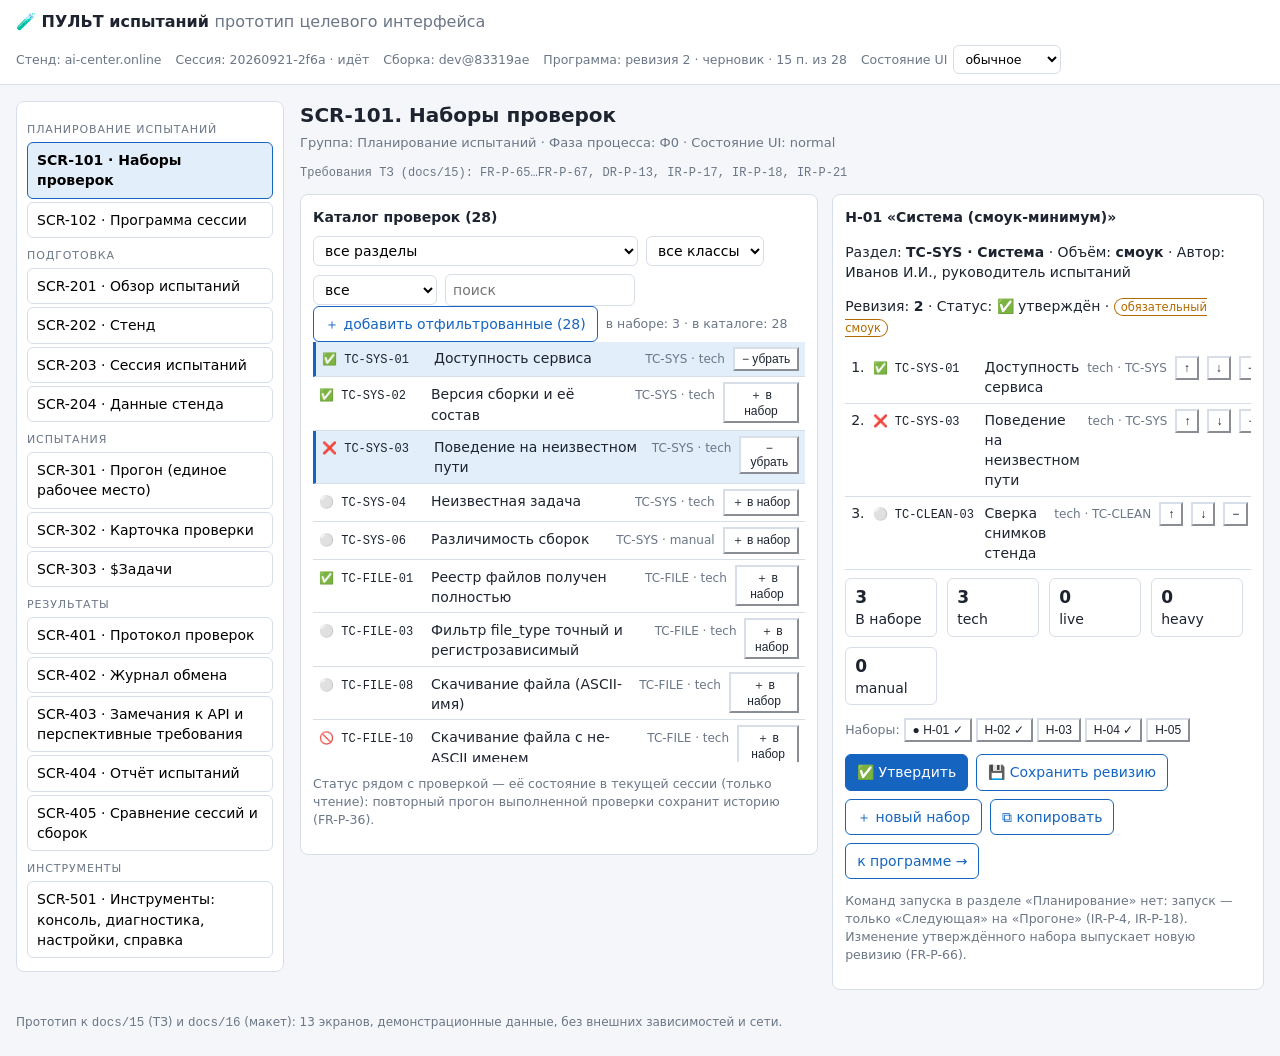
<file: mockup/index.html>
<!DOCTYPE html>
<html lang="ru">
<head>
<meta charset="utf-8">
<meta name="viewport" content="width=device-width, initial-scale=1">
<title>ПУЛЬТ испытаний — прототип целевого интерфейса</title>
<link rel="stylesheet" href="styles.css">
</head>
<body>
<header class="topbar">
  <div class="brand">🧪 ПУЛЬТ испытаний <span class="muted">прототип целевого интерфейса</span></div>
  <div class="topinfo">
    <span id="top-stand">Стенд: —</span>
    <span id="top-session">Сессия: —</span>
    <span id="top-build">Сборка: —</span>
    <span id="top-programme">Программа: —</span>
    <label class="topctl">Состояние UI
      <select id="ui-state">
        <option value="normal">обычное</option>
        <option value="empty">пусто</option>
        <option value="loading">загрузка</option>
        <option value="error">ошибка</option>
        <option value="nosession">нет сессии</option>
      </select>
    </label>
  </div>
</header>

<div class="layout">
  <nav class="sidebar" id="sidebar"></nav>
  <main class="screen" id="screen"></main>
</div>

<div id="toast" class="toast" hidden></div>
<footer class="footer">
  Прототип к <code>docs/15</code> (ТЗ) и <code>docs/16</code> (макет): 13 экранов,
  демонстрационные данные, без внешних зависимостей и сети.
</footer>

<script src="demo-data.js"></script>
<script src="app.js"></script>
</body>
</html>
</file>
<file: mockup/styles.css>
/* ПУЛЬТ испытаний — оформление прототипа (docs/15, docs/16). Без внешних зависимостей. */

:root {
  --bg: #f4f6f9;
  --panel: #ffffff;
  --ink: #1d2430;
  --muted: #6b7686;
  --line: #d8dee8;
  --accent: #1565c0;
  --accent-soft: #e3eefb;
  --ok: #1f8a4c;
  --warn: #b26a00;
  --err: #c62828;
  --blocked: #6a1b9a;
  --mono: "Cascadia Mono", "Consolas", monospace;
}

* { box-sizing: border-box; }

body {
  margin: 0;
  background: var(--bg);
  color: var(--ink);
  font: 14px/1.45 "Segoe UI", system-ui, sans-serif;
}

code, .mono, pre { font-family: var(--mono); font-size: 12.5px; }

.topbar {
  display: flex; align-items: center; justify-content: space-between; gap: 12px;
  padding: 10px 16px; background: #fff; border-bottom: 1px solid var(--line);
  position: sticky; top: 0; z-index: 5; flex-wrap: wrap;
}
.brand { font-weight: 600; font-size: 16px; }
.topinfo { display: flex; gap: 14px; align-items: center; flex-wrap: wrap; color: var(--muted); font-size: 12.5px; }
.topctl { display: flex; gap: 6px; align-items: center; }
.muted { color: var(--muted); font-weight: 400; }

.layout { display: grid; grid-template-columns: 268px 1fr; gap: 16px; padding: 16px; align-items: start; }

.sidebar { background: var(--panel); border: 1px solid var(--line); border-radius: 8px; padding: 10px; position: sticky; top: 64px; }
.navgroup { margin: 10px 0 4px; font-size: 11px; letter-spacing: .08em; text-transform: uppercase; color: var(--muted); }
.navbtn {
  display: block; width: 100%; text-align: left; margin: 3px 0; padding: 7px 9px;
  background: #fff; border: 1px solid var(--line); border-radius: 6px; cursor: pointer; font: inherit;
}
.navbtn:hover { border-color: var(--accent); }
.navbtn.active { background: var(--accent-soft); border-color: var(--accent); font-weight: 600; }

.screen { min-width: 0; }
h2.title { margin: 0 0 4px; font-size: 20px; }
.subtitle { color: var(--muted); margin: 0 0 12px; font-size: 13px; }
.reqline { font-family: var(--mono); font-size: 12px; color: var(--muted); margin: 0 0 12px; }

.grid3 { display: grid; grid-template-columns: minmax(0, 1.2fr) minmax(0, 1fr); gap: 14px; }
.grid2 { display: grid; grid-template-columns: 1fr 1fr; gap: 14px; }
.card { background: var(--panel); border: 1px solid var(--line); border-radius: 8px; padding: 12px; min-width: 0; }
.card h3 { margin: 0 0 8px; font-size: 14px; }
.card + .card { margin-top: 12px; }

.row { display: flex; gap: 8px; flex-wrap: wrap; align-items: center; }
.spread { display: flex; justify-content: space-between; gap: 10px; align-items: center; }

button.act {
  padding: 7px 11px; border-radius: 6px; border: 1px solid var(--accent);
  background: var(--accent); color: #fff; cursor: pointer; font: inherit;
}
button.act.ghost { background: #fff; color: var(--accent); }
button.act[disabled] { opacity: .5; cursor: not-allowed; }
button.mini { padding: 3px 7px; font-size: 12px; border-color: var(--line); background: #fff; color: var(--ink); }

input, select, textarea { font: inherit; padding: 5px 7px; border: 1px solid var(--line); border-radius: 6px; background: #fff; }
textarea { width: 100%; font-family: var(--mono); font-size: 12.5px; }

table { border-collapse: collapse; width: 100%; }
th, td { border-bottom: 1px solid var(--line); padding: 5px 7px; text-align: left; vertical-align: top; font-size: 13px; }
th { color: var(--muted); font-weight: 600; font-size: 12px; }
tr.sel td { background: var(--accent-soft); }

.queue { max-height: 420px; overflow: auto; }
.qitem { display: flex; gap: 8px; align-items: baseline; padding: 5px 6px; border-bottom: 1px solid var(--line); cursor: pointer; }
.qitem:hover { background: #f8fafc; }
.qitem.next { background: var(--accent-soft); border-left: 3px solid var(--accent); }
.qitem.last { border-left: 3px solid var(--ok); }
.qitem .cid { font-family: var(--mono); font-size: 12px; min-width: 104px; }
.qitem .km { color: var(--muted); font-size: 12px; margin-left: auto; white-space: nowrap; }
.qitem.off { opacity: .55; }
.coverage-ok { color: var(--ok); }
.coverage-bad { color: var(--err); }

.feed { display: flex; flex-direction: column; gap: 8px; max-height: 460px; overflow: auto; }
.xchg { border: 1px solid var(--line); border-left: 4px solid var(--ok); border-radius: 6px; padding: 8px; background: #fff; }
.xchg.bad { border-left-color: var(--err); }
.xchg.warn { border-left-color: var(--warn); }
.xchg .xhead { font-family: var(--mono); font-size: 12px; color: var(--muted); display: flex; gap: 8px; flex-wrap: wrap; }
.xchg pre { margin: 6px 0 0; padding: 7px; background: #f7f9fc; border: 1px solid var(--line); border-radius: 5px; white-space: pre-wrap; word-break: break-word; }
.badge { padding: 1px 6px; border-radius: 10px; border: 1px solid var(--line); font-size: 11.5px; background: #fff; }
.badge.ok { color: var(--ok); border-color: var(--ok); }
.badge.err { color: var(--err); border-color: var(--err); }
.badge.warn { color: var(--warn); border-color: var(--warn); }
.badge.blk { color: var(--blocked); border-color: var(--blocked); }

.kpi { display: flex; gap: 10px; flex-wrap: wrap; }
.kpi .cell { border: 1px solid var(--line); border-radius: 6px; padding: 6px 9px; min-width: 92px; }
.kpi .cell b { display: block; font-size: 17px; }

.tabs { display: flex; gap: 6px; flex-wrap: wrap; margin-bottom: 10px; }
.tab { padding: 5px 10px; border: 1px solid var(--line); border-radius: 14px; background: #fff; cursor: pointer; font: inherit; font-size: 12.5px; }
.tab.active { background: var(--accent-soft); border-color: var(--accent); font-weight: 600; }

.bar { height: 10px; background: #e8edf4; border-radius: 6px; overflow: hidden; }
.bar span { display: block; height: 100%; background: var(--accent); }
.bar.green span { background: var(--ok); }

.phases { display: flex; gap: 6px; flex-wrap: wrap; }
.phase { padding: 4px 9px; border: 1px solid var(--line); border-radius: 14px; font-size: 12px; background: #fff; }
.phase.done { border-color: var(--ok); color: var(--ok); }
.phase.now { border-color: var(--accent); background: var(--accent-soft); font-weight: 600; }

.list { margin: 0; padding-left: 18px; }
.list li { margin: 2px 0; }
.hint { color: var(--muted); font-size: 12.5px; }
.banner { border: 1px dashed var(--line); border-radius: 8px; padding: 14px; background: #fff; }
.banner.err { border-color: var(--err); color: var(--err); }
.skeleton { height: 90px; border-radius: 8px; background: linear-gradient(90deg, #eef1f6, #f7f9fc, #eef1f6); animation: sk 1.2s infinite; }
@keyframes sk { 0% { opacity: .6; } 50% { opacity: 1; } 100% { opacity: .6; } }

.toast {
  position: fixed; right: 18px; bottom: 18px; max-width: 460px; z-index: 20;
  background: #1d2430; color: #fff; padding: 10px 14px; border-radius: 8px;
  box-shadow: 0 8px 24px rgba(0, 0, 0, .25); font-size: 13px;
}
.footer { padding: 8px 16px 24px; color: var(--muted); font-size: 12px; }
</file>
